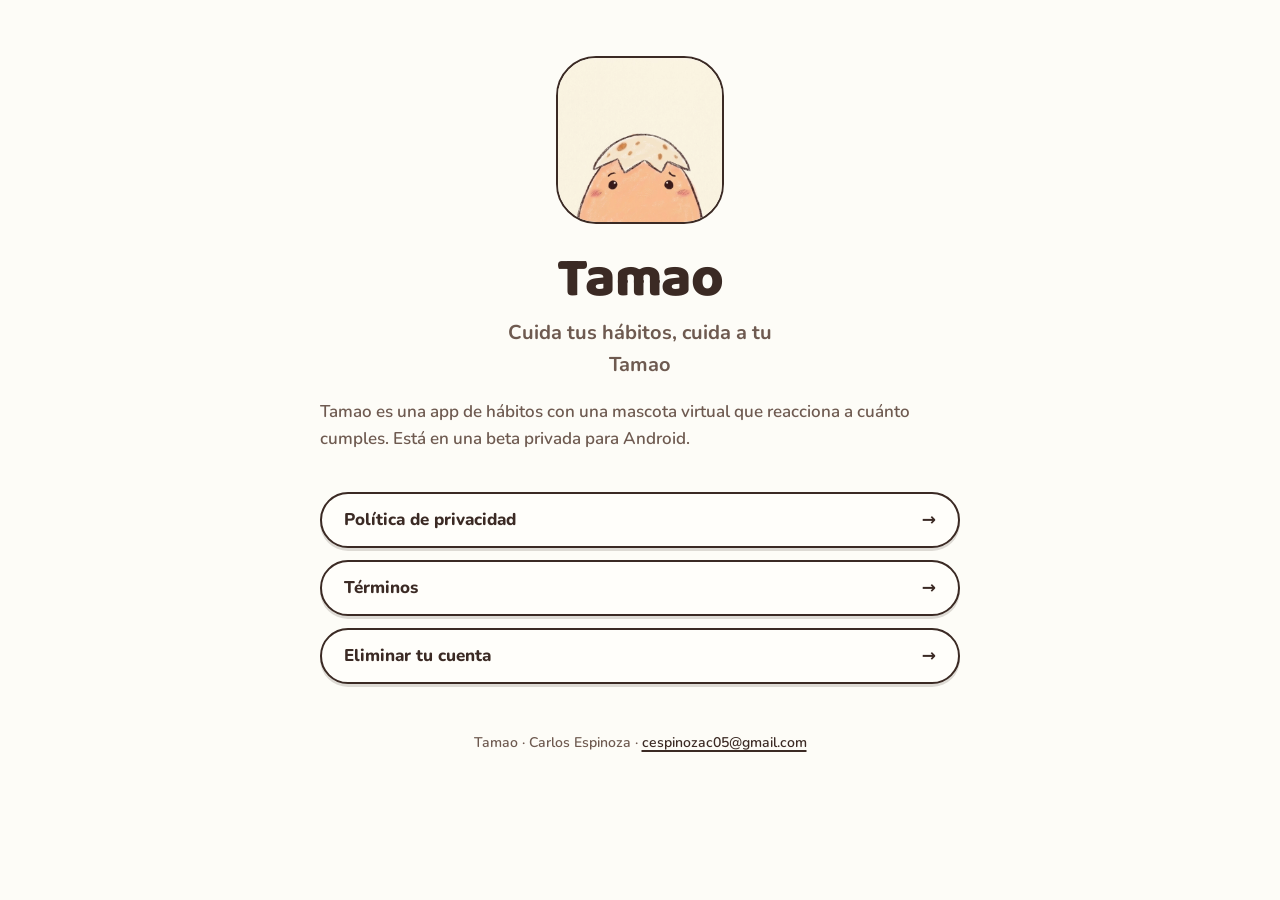
<file: index.html>
<!doctype html>
<html lang="es">
<head>
<meta charset="utf-8">
<meta name="viewport" content="width=device-width, initial-scale=1">
<title>Tamao</title>
<meta name="description" content="Tamao: una app de hábitos con una mascota virtual.">
<link rel="icon" href="logo.png">
<link rel="stylesheet" href="styles.css">
</head>
<body>
<main>
<div class="hero">
<img src="logo.png" alt="El Tamao asomando de su cascarón">
<h1>Tamao</h1>
<p class="tagline">Cuida tus hábitos, cuida a tu Tamao</p>
</div>
<p>Tamao es una app de hábitos con una mascota virtual que reacciona a cuánto cumples. Está en una beta privada para Android.</p>
<ul class="links">
  <li><a href="privacidad/">Política de privacidad <span aria-hidden="true">→</span></a></li>
  <li><a href="terminos/">Términos <span aria-hidden="true">→</span></a></li>
  <li><a href="eliminar-cuenta/">Eliminar tu cuenta <span aria-hidden="true">→</span></a></li>
</ul>
<footer>Tamao · Carlos Espinoza · <a href="mailto:cespinozac05@gmail.com">cespinozac05@gmail.com</a></footer>
</main>
</body>
</html>
</file>
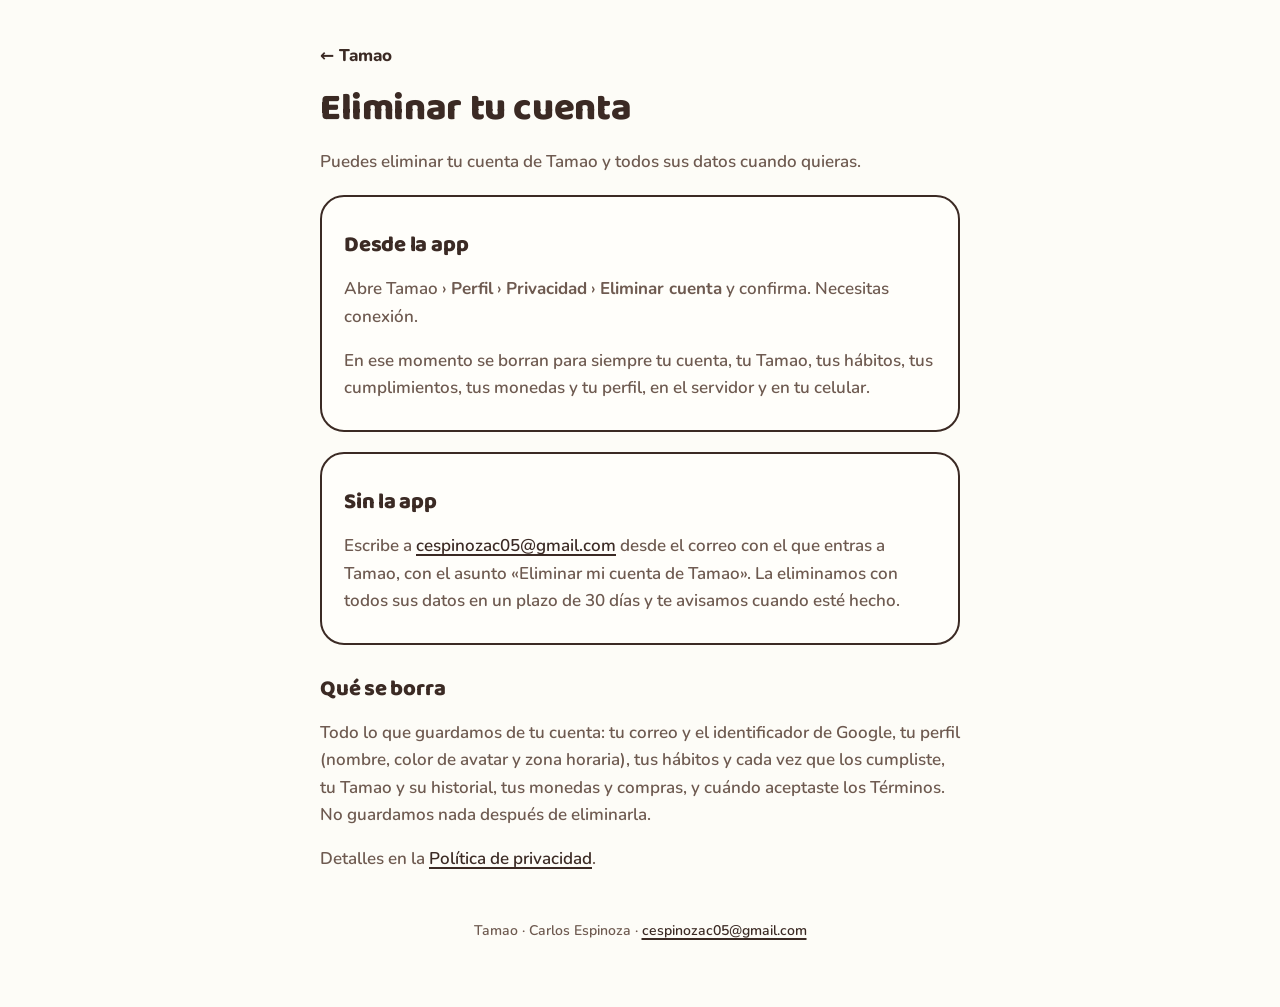
<file: eliminar-cuenta/index.html>
<!doctype html>
<html lang="es">
<head>
<meta charset="utf-8">
<meta name="viewport" content="width=device-width, initial-scale=1">
<title>Eliminar tu cuenta · Tamao</title>
<meta name="description" content="Cómo eliminar tu cuenta de Tamao y sus datos.">
<link rel="icon" href="../logo.png">
<link rel="stylesheet" href="../styles.css">
</head>
<body>
<main>
<a class="back" href="../">← Tamao</a>
<h1>Eliminar tu cuenta</h1>
<p>Puedes eliminar tu cuenta de Tamao y todos sus datos cuando quieras.</p>
<div class="card">
<h2>Desde la app</h2>
<p>Abre Tamao › <strong>Perfil</strong> › <strong>Privacidad</strong> › <strong>Eliminar cuenta</strong> y confirma. Necesitas conexión.</p>
<p>En ese momento se borran para siempre tu cuenta, tu Tamao, tus hábitos, tus cumplimientos, tus monedas y tu perfil, en el servidor y en tu celular.</p>
</div>
<div class="card">
<h2>Sin la app</h2>
<p>Escribe a <a href="mailto:cespinozac05@gmail.com?subject=Eliminar%20mi%20cuenta%20de%20Tamao">cespinozac05@gmail.com</a> desde el correo con el que entras a Tamao, con el asunto «Eliminar mi cuenta de Tamao». La eliminamos con todos sus datos en un plazo de 30 días y te avisamos cuando esté hecho.</p>
</div>
<h2>Qué se borra</h2>
<p>Todo lo que guardamos de tu cuenta: tu correo y el identificador de Google, tu perfil (nombre, color de avatar y zona horaria), tus hábitos y cada vez que los cumpliste, tu Tamao y su historial, tus monedas y compras, y cuándo aceptaste los Términos. No guardamos nada después de eliminarla.</p>
<p>Detalles en la <a href="../privacidad/">Política de privacidad</a>.</p>
<footer>Tamao · Carlos Espinoza · <a href="mailto:cespinozac05@gmail.com">cespinozac05@gmail.com</a></footer>
</main>
</body>
</html>
</file>
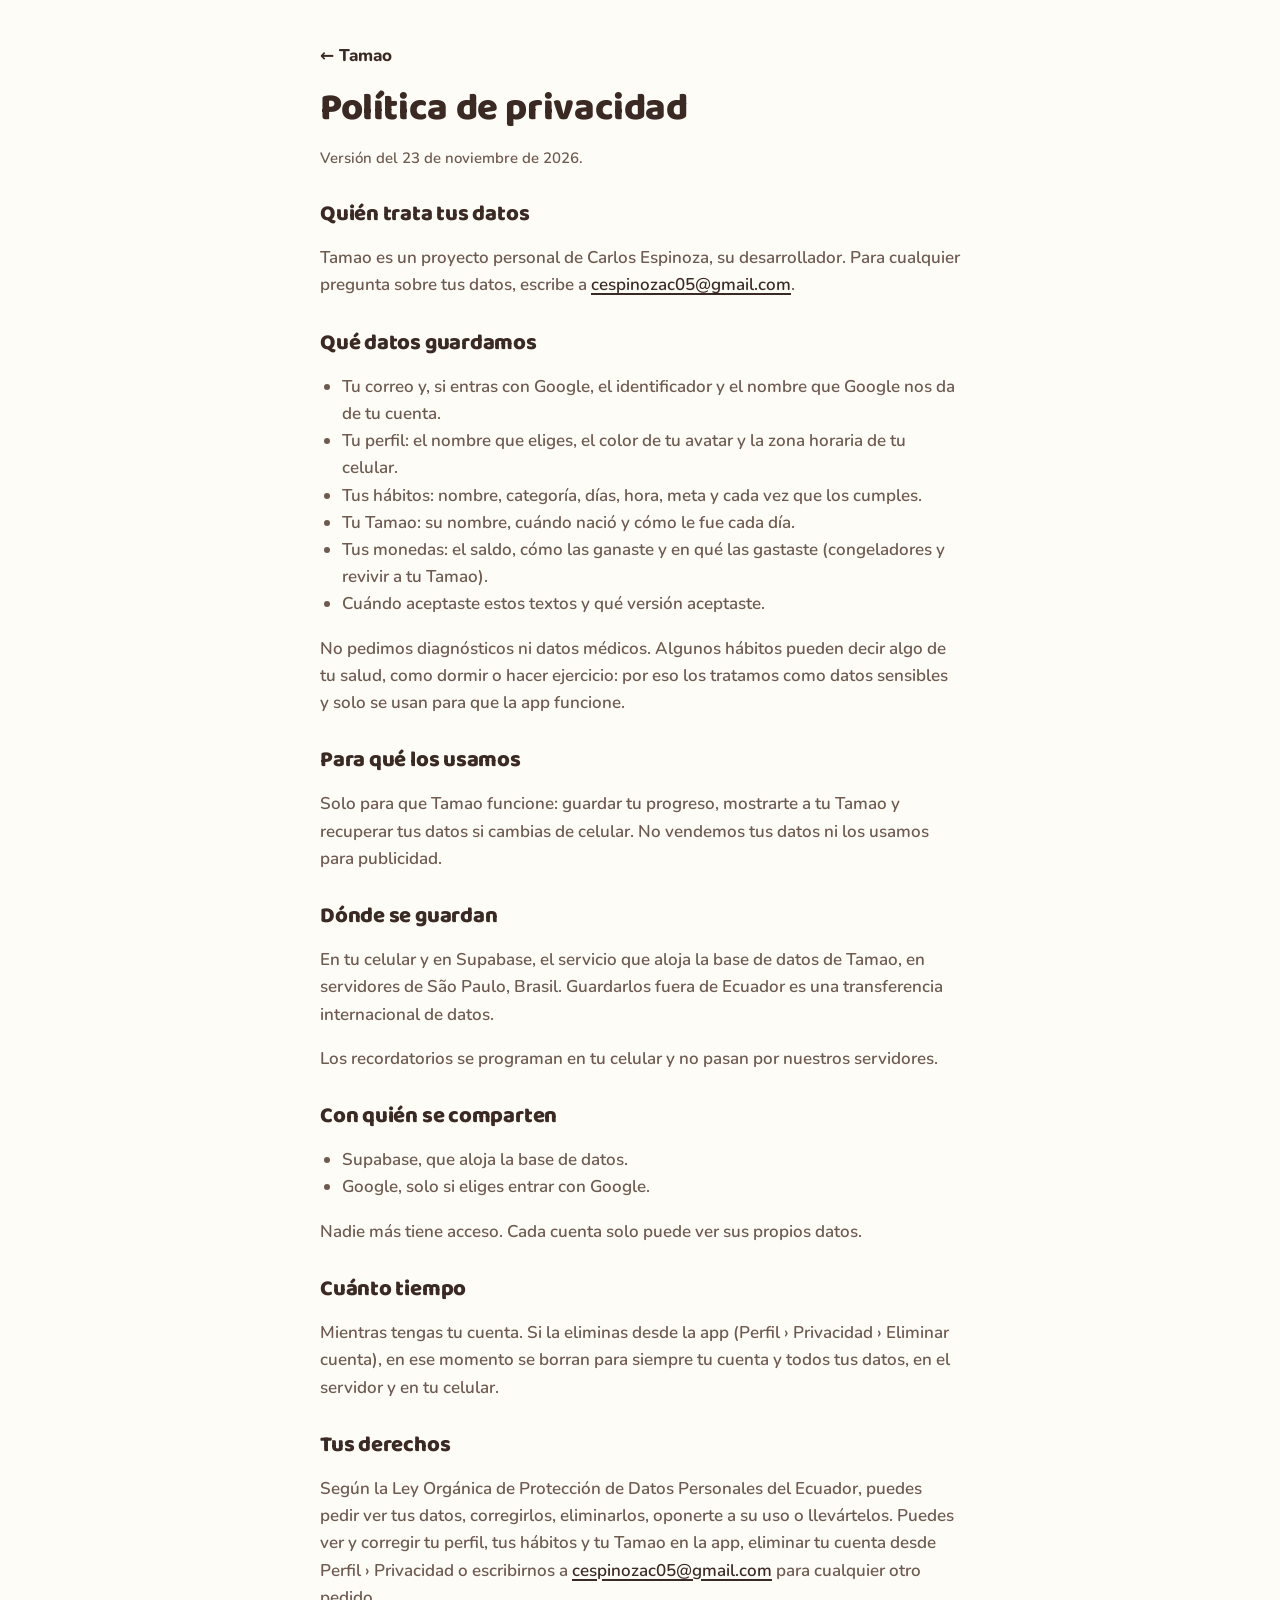
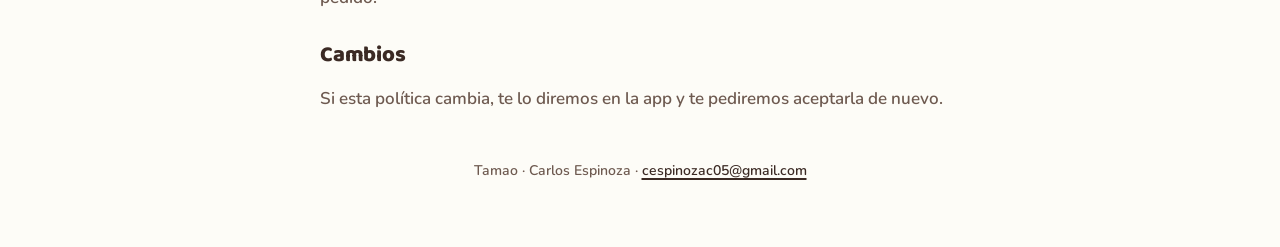
<file: privacidad/index.html>
<!doctype html>
<html lang="es">
<head>
<meta charset="utf-8">
<meta name="viewport" content="width=device-width, initial-scale=1">
<title>Política de privacidad · Tamao</title>
<meta name="description" content="Política de privacidad de Tamao.">
<link rel="icon" href="../logo.png">
<link rel="stylesheet" href="../styles.css">
</head>
<body>
<main>
<a class="back" href="../">← Tamao</a>
<h1>Política de privacidad</h1>
<p class="version">Versión del 23 de noviembre de 2026.</p>
<h2>Quién trata tus datos</h2>
<p>Tamao es un proyecto personal de Carlos Espinoza, su desarrollador. Para cualquier pregunta sobre tus datos, escribe a <a href="mailto:cespinozac05@gmail.com">cespinozac05@gmail.com</a>.</p>
<h2>Qué datos guardamos</h2>
<ul>
  <li>Tu correo y, si entras con Google, el identificador y el nombre que Google nos da de tu cuenta.</li>
  <li>Tu perfil: el nombre que eliges, el color de tu avatar y la zona horaria de tu celular.</li>
  <li>Tus hábitos: nombre, categoría, días, hora, meta y cada vez que los cumples.</li>
  <li>Tu Tamao: su nombre, cuándo nació y cómo le fue cada día.</li>
  <li>Tus monedas: el saldo, cómo las ganaste y en qué las gastaste (congeladores y revivir a tu Tamao).</li>
  <li>Cuándo aceptaste estos textos y qué versión aceptaste.</li>
</ul>
<p>No pedimos diagnósticos ni datos médicos. Algunos hábitos pueden decir algo de tu salud, como dormir o hacer ejercicio: por eso los tratamos como datos sensibles y solo se usan para que la app funcione.</p>
<h2>Para qué los usamos</h2>
<p>Solo para que Tamao funcione: guardar tu progreso, mostrarte a tu Tamao y recuperar tus datos si cambias de celular. No vendemos tus datos ni los usamos para publicidad.</p>
<h2>Dónde se guardan</h2>
<p>En tu celular y en Supabase, el servicio que aloja la base de datos de Tamao, en servidores de São Paulo, Brasil. Guardarlos fuera de Ecuador es una transferencia internacional de datos.</p>
<p>Los recordatorios se programan en tu celular y no pasan por nuestros servidores.</p>
<h2>Con quién se comparten</h2>
<ul>
  <li>Supabase, que aloja la base de datos.</li>
  <li>Google, solo si eliges entrar con Google.</li>
</ul>
<p>Nadie más tiene acceso. Cada cuenta solo puede ver sus propios datos.</p>
<h2>Cuánto tiempo</h2>
<p>Mientras tengas tu cuenta. Si la eliminas desde la app (Perfil › Privacidad › Eliminar cuenta), en ese momento se borran para siempre tu cuenta y todos tus datos, en el servidor y en tu celular.</p>
<h2>Tus derechos</h2>
<p>Según la Ley Orgánica de Protección de Datos Personales del Ecuador, puedes pedir ver tus datos, corregirlos, eliminarlos, oponerte a su uso o llevártelos. Puedes ver y corregir tu perfil, tus hábitos y tu Tamao en la app, eliminar tu cuenta desde Perfil › Privacidad o escribirnos a <a href="mailto:cespinozac05@gmail.com">cespinozac05@gmail.com</a> para cualquier otro pedido.</p>
<h2>Cambios</h2>
<p>Si esta política cambia, te lo diremos en la app y te pediremos aceptarla de nuevo.</p>
<footer>Tamao · Carlos Espinoza · <a href="mailto:cespinozac05@gmail.com">cespinozac05@gmail.com</a></footer>
</main>
</body>
</html>
</file>
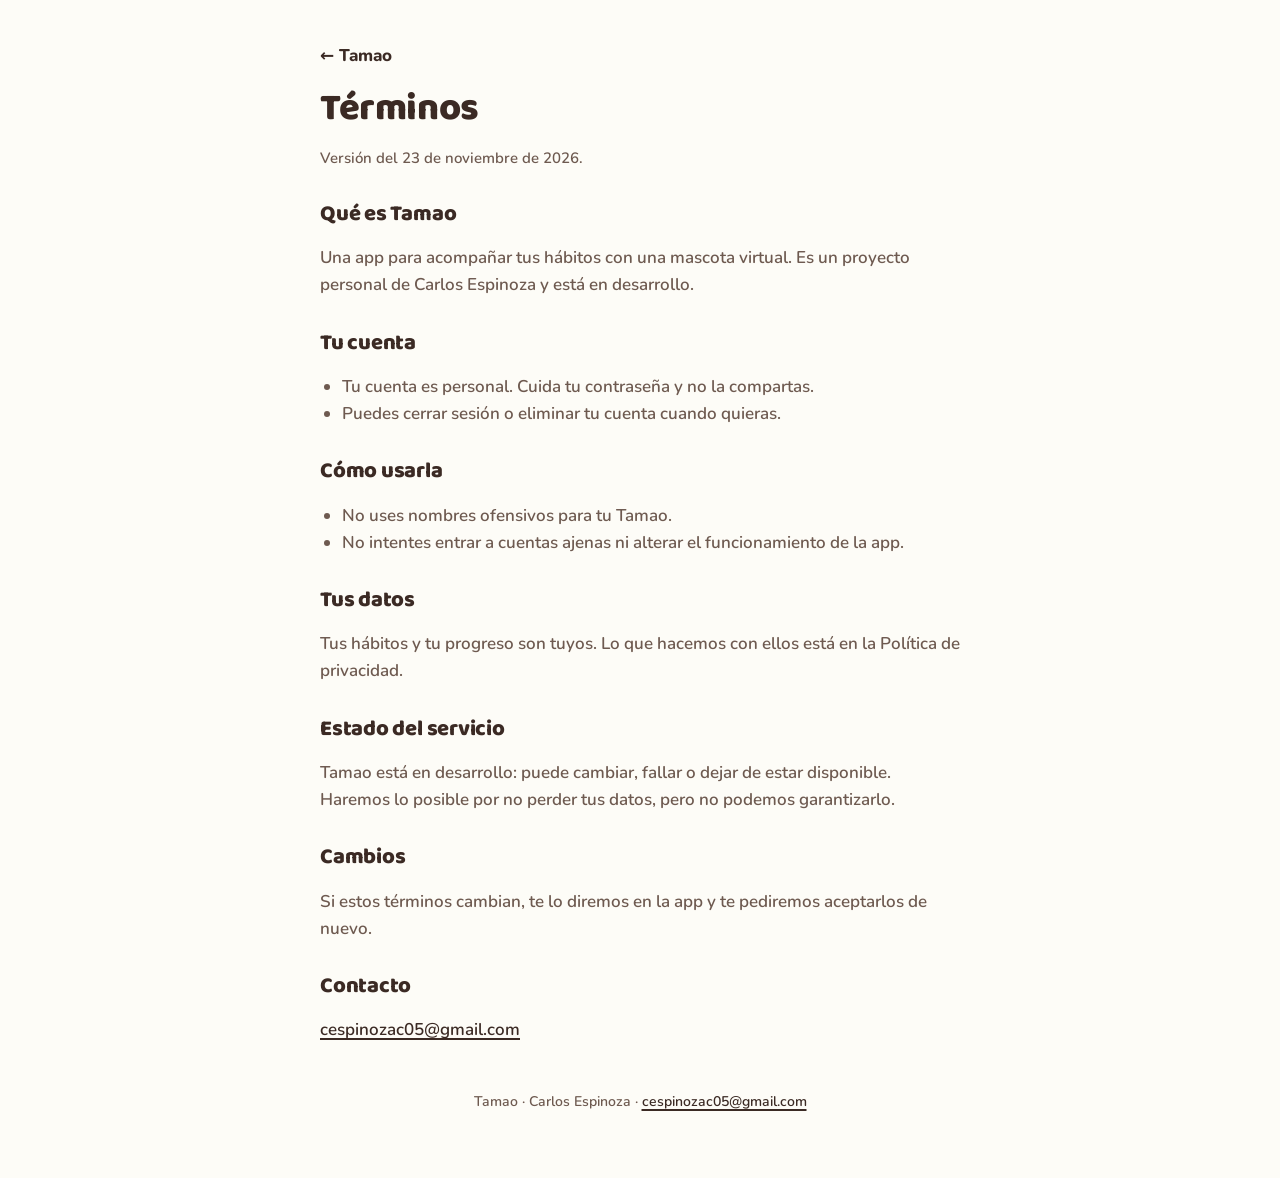
<file: terminos/index.html>
<!doctype html>
<html lang="es">
<head>
<meta charset="utf-8">
<meta name="viewport" content="width=device-width, initial-scale=1">
<title>Términos · Tamao</title>
<meta name="description" content="Términos de Tamao.">
<link rel="icon" href="../logo.png">
<link rel="stylesheet" href="../styles.css">
</head>
<body>
<main>
<a class="back" href="../">← Tamao</a>
<h1>Términos</h1>
<p class="version">Versión del 23 de noviembre de 2026.</p>
<h2>Qué es Tamao</h2>
<p>Una app para acompañar tus hábitos con una mascota virtual. Es un proyecto personal de Carlos Espinoza y está en desarrollo.</p>
<h2>Tu cuenta</h2>
<ul>
  <li>Tu cuenta es personal. Cuida tu contraseña y no la compartas.</li>
  <li>Puedes cerrar sesión o eliminar tu cuenta cuando quieras.</li>
</ul>
<h2>Cómo usarla</h2>
<ul>
  <li>No uses nombres ofensivos para tu Tamao.</li>
  <li>No intentes entrar a cuentas ajenas ni alterar el funcionamiento de la app.</li>
</ul>
<h2>Tus datos</h2>
<p>Tus hábitos y tu progreso son tuyos. Lo que hacemos con ellos está en la Política de privacidad.</p>
<h2>Estado del servicio</h2>
<p>Tamao está en desarrollo: puede cambiar, fallar o dejar de estar disponible. Haremos lo posible por no perder tus datos, pero no podemos garantizarlo.</p>
<h2>Cambios</h2>
<p>Si estos términos cambian, te lo diremos en la app y te pediremos aceptarlos de nuevo.</p>
<h2>Contacto</h2>
<p><a href="mailto:cespinozac05@gmail.com">cespinozac05@gmail.com</a></p>
<footer>Tamao · Carlos Espinoza · <a href="mailto:cespinozac05@gmail.com">cespinozac05@gmail.com</a></footer>
</main>
</body>
</html>
</file>
<file: styles.css>
@font-face { font-family: "Nunito"; font-weight: 600; font-display: swap; src: url("fonts/Nunito-SemiBold.ttf"); }
@font-face { font-family: "Nunito"; font-weight: 700; font-display: swap; src: url("fonts/Nunito-Bold.ttf"); }
@font-face { font-family: "Nunito"; font-weight: 800; font-display: swap; src: url("fonts/Nunito-ExtraBold.ttf"); }
@font-face { font-family: "Baloo 2"; font-weight: 800; font-display: swap; src: url("fonts/Baloo2-ExtraBold.ttf"); }

:root {
  --paper: #FDFCF7;
  --surface: #FFFEFA;
  --shell: #F3E3CC;
  --orange: #F4A46A;
  --brown: #3B2A24;
  --muted: #6E5A50;
  --line: #E2D6C6;
}

* { box-sizing: border-box; }

body {
  margin: 0;
  background: var(--paper);
  color: var(--brown);
  font: 600 17px/1.6 "Nunito", system-ui, sans-serif;
}

main { max-width: 680px; margin: 0 auto; padding: 32px 20px 64px; }

a { color: var(--brown); text-decoration-thickness: 2px; text-underline-offset: 3px; }
a:focus-visible { outline: 3px solid var(--brown); outline-offset: 3px; border-radius: 4px; }

h1, h2 { font-family: "Baloo 2", system-ui, sans-serif; font-weight: 800; line-height: 1.15; letter-spacing: -0.01em; }
h1 { font-size: 38px; margin: 8px 0 4px; }
h2 { font-size: 22px; margin: 32px 0 6px; }
p, li { color: var(--muted); }
ul { padding-left: 22px; }

.back { display: inline-flex; align-items: center; gap: 8px; font-weight: 800; text-decoration: none; padding: 10px 0; min-height: 44px; }
.version { font-size: 15px; }

.hero { text-align: center; padding-top: 24px; }
.hero img { width: 168px; height: 168px; border-radius: 40px; border: 2px solid var(--brown); }
.hero h1 { font-size: 56px; margin-top: 16px; }
.tagline { font-size: 20px; font-weight: 700; margin: 0 auto; max-width: 320px; }

.links { list-style: none; padding: 0; margin: 40px 0 0; display: grid; gap: 12px; }
.links a {
  display: flex; justify-content: space-between; align-items: center;
  min-height: 56px; padding: 0 22px;
  background: var(--surface); border: 2px solid var(--brown); border-radius: 999px;
  font-weight: 800; text-decoration: none; color: var(--brown);
  box-shadow: 0 3px 0 rgba(59, 42, 36, 0.16);
}
.links a:hover { background: var(--shell); }

.card { background: var(--surface); border: 2px solid var(--brown); border-radius: 24px; padding: 4px 22px 12px; margin-top: 20px; }
.note { font-size: 15px; margin-top: 40px; text-align: center; }
footer { text-align: center; font-size: 14px; color: var(--muted); margin-top: 48px; }
</file>
